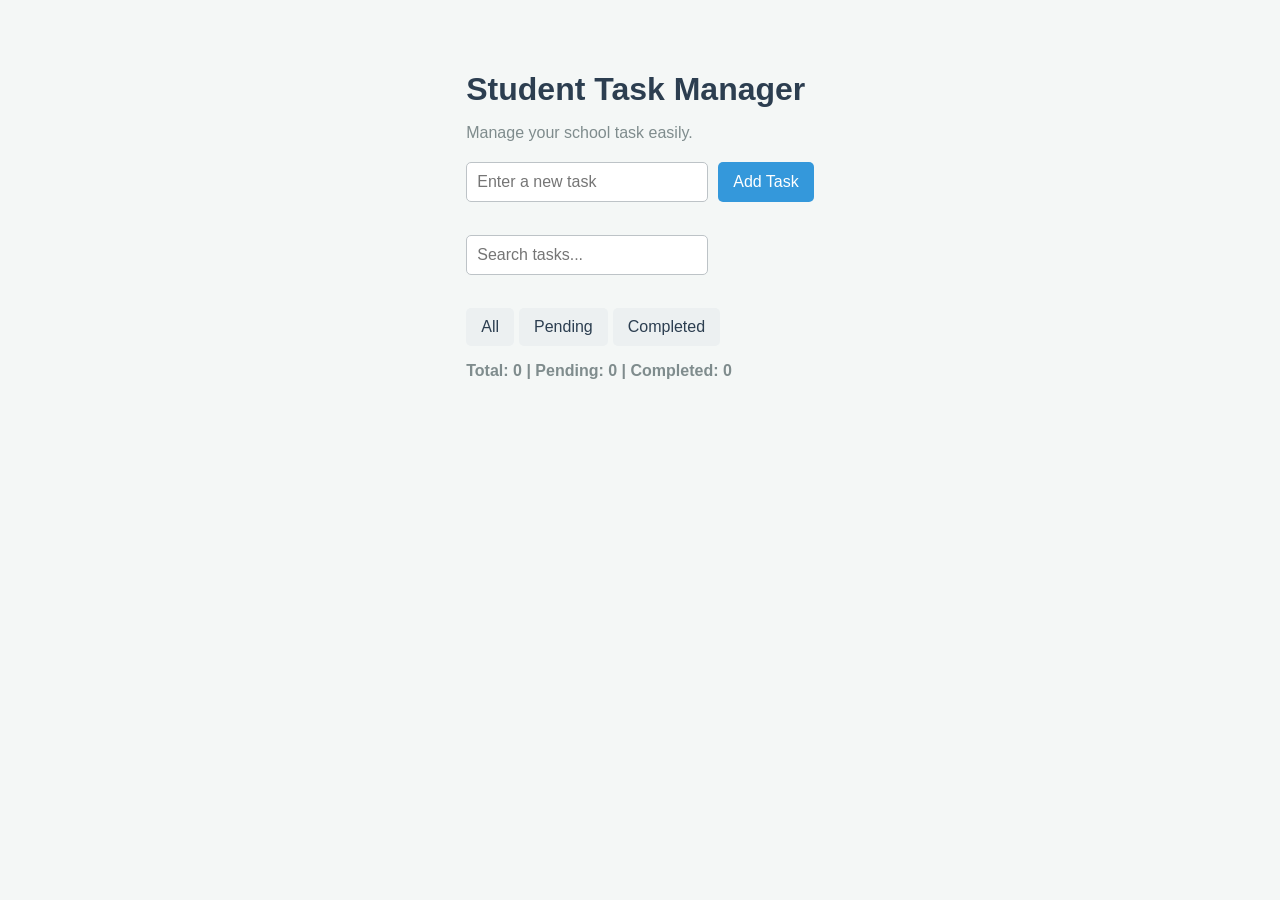
<file: index.html>
<!DOCTYPE html>
<html lang="en">
<head>
    <meta charset="UTF-8">
    <meta name="viewport" content="width=device-width, initial-scale=1.0">
    <title>Student Task Manager</title>
    <link rel="stylesheet" href="style.css">
</head>
<body>
    <div class="container">
        <h1>Student Task Manager</h1>
        <p>Manage your school task easily.</p>

        <!-- Form to add tasks -->
        <form id="task-form">
            <input type="text" id="task-input" placeholder="Enter a new task">
            <button type="submit">Add Task</button>
        </form>

        <br>

        <!-- Search Box -->
        <div class="search-container">
            <input type="text" id="search-input" placeholder="Search tasks...">
        </div>

        <br>

        <!-- Filter Buttons -->
        <div class="filter-buttons">
            <button id="filter-all" type="button">All</button>
            <button id="filter-pending" type="button">Pending</button>
            <button id="filter-completed" type="button">Completed</button>
        </div>

        <!-- Task Summary / Counters -->
        <div class="task-summary">
            <p>Total: <span id="total-count">0</span> | Pending: <span id="pending-count">0</span> | Completed: <span id="completed-count">0</span></p>
        </div>

        <!-- Feedback message when list or search is empty -->
        <p id="empty-message" style="display: none; color: #777;"></p>

        <!-- List where tasks appear -->
        <ul id="task-list"></ul>
    </div>

    <!-- Script connection -->
    <script src="script.js"></script>
</body>
</html>
</file>
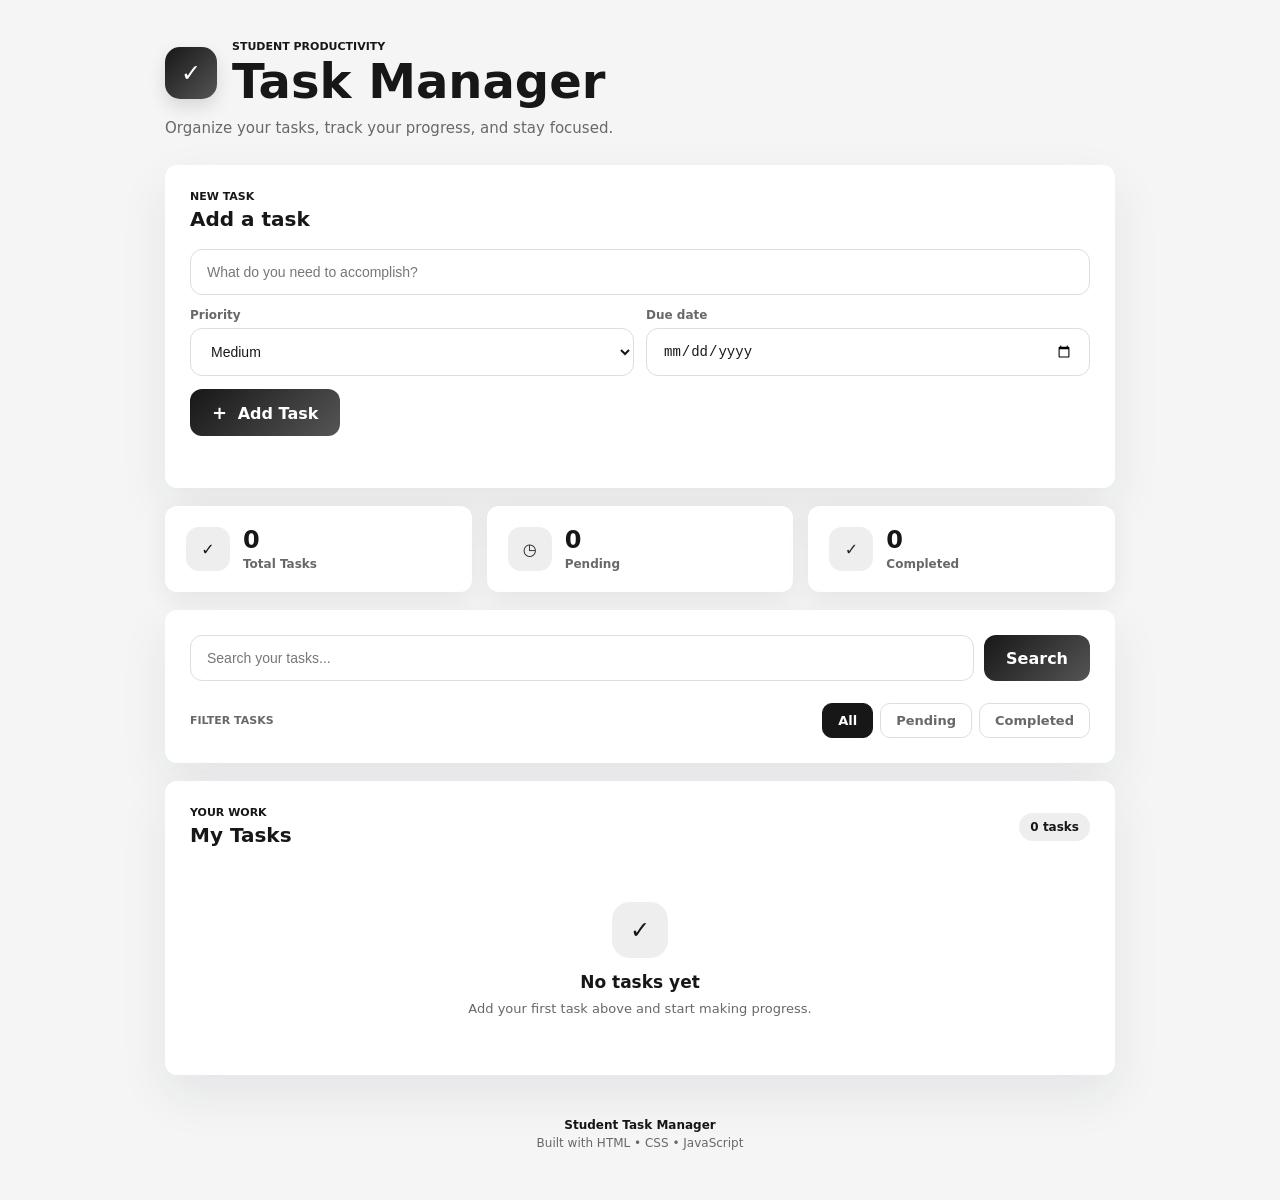
<file: students task manager/index.html>
<!DOCTYPE html>
<html lang="en">
<head>
    <meta charset="UTF-8">
    <meta name="viewport" content="width=device-width, initial-scale=1.0">

    <meta
        name="description"
        content="A modern student task manager for organizing and tracking daily tasks."
    >

    <title>Student Task Manager</title>

    <link rel="stylesheet" href="style.css">
</head>

<body>

    <main class="app">

        <!-- HEADER -->
        <header class="hero">

            <div class="brand">
                <div class="brand-icon">✓</div>

                <div>
                    <p class="eyebrow">STUDENT PRODUCTIVITY</p>
                    <h1>Task Manager</h1>
                </div>
            </div>

            <p class="hero-text">
                Organize your tasks, track your progress, and stay focused.
            </p>

        </header>


        <!-- ADD TASK -->
        <section class="card add-card">

            <div class="section-heading">
                <div>
                    <p id="formModeLabel" class="section-label">NEW TASK</p>
                    <h2 id="formHeading">Add a task</h2>
                </div>
            </div>

            <form id="taskForm" class="task-form">

                <label for="taskInput" class="sr-only">
                    Enter a task
                </label>

                <input
                    type="text"
                    id="taskInput"
                    placeholder="What do you need to accomplish?"
                    autocomplete="off"
                    required
                >

                <div class="task-form-options">
                    <div class="form-field">
                        <label for="priorityInput">Priority</label>
                        <select id="priorityInput" name="priority" required>
                            <option value="low">Low</option>
                            <option value="medium" selected>Medium</option>
                            <option value="high">High</option>
                        </select>
                    </div>

                    <div class="form-field">
                        <label for="dueDateInput">Due date</label>
                        <input type="date" id="dueDateInput" name="dueDate">
                    </div>
                </div>

                <div class="form-actions">
                    <button id="addTaskBtn" type="submit">
                        <span>+</span>
                        Add Task
                    </button>
                    <button id="cancelEditBtn" type="button" hidden>Cancel</button>
                </div>
            </form>

            <p id="errorMessage" class="message error" role="alert"></p>

        </section>


        <!-- STATISTICS -->
        <section class="stats">

            <article class="stat-card">
                <div class="stat-icon total-icon">✓</div>

                <div>
                    <span id="totalTasks">0</span>
                    <p>Total Tasks</p>
                </div>
            </article>


            <article class="stat-card">
                <div class="stat-icon pending-icon">◷</div>

                <div>
                    <span id="pendingTasks">0</span>
                    <p>Pending</p>
                </div>
            </article>


            <article class="stat-card">
                <div class="stat-icon completed-icon">✓</div>

                <div>
                    <span id="completedTasks">0</span>
                    <p>Completed</p>
                </div>
            </article>

        </section>


        <!-- TASK CONTROLS -->
        <section class="card controls-card">

            <div class="search-box">

                <label for="searchInput" class="sr-only">
                    Search tasks
                </label>

                <input
                    type="search"
                    id="searchInput"
                    placeholder="Search your tasks..."
                    autocomplete="off"
                >

                <button id="searchBtn" type="button">
                    Search
                </button>

            </div>


            <div class="filter-area">

                <p class="filter-label">FILTER TASKS</p>

                <div class="filters">

                    <button
                        class="filter-btn active"
                        data-filter="all"
                        aria-pressed="true"
                        type="button"
                    >
                        All
                    </button>

                    <button
                        class="filter-btn"
                        data-filter="pending"
                        aria-pressed="false"
                        type="button"
                    >
                        Pending
                    </button>

                    <button
                        class="filter-btn"
                        data-filter="completed"
                        aria-pressed="false"
                        type="button"
                    >
                        Completed
                    </button>

                </div>

            </div>

        </section>


        <!-- TASK LIST -->
        <section class="card tasks-card">

            <div class="tasks-header">

                <div>
                    <p class="section-label">YOUR WORK</p>
                    <h2>My Tasks</h2>
                </div>

                <span id="taskCountBadge" class="task-badge">
                    0 tasks
                </span>

            </div>


            <ul id="taskList"></ul>


            <div id="emptyState" class="empty-state">

                <div class="empty-icon">✓</div>

                <h3 id="emptyTitle">No tasks yet</h3>

                <p id="emptyText">
                    Add your first task above and start making progress.
                </p>

            </div>

        </section>


        <!-- FOOTER -->
        <footer>
            <p>Student Task Manager</p>
            <span>Built with HTML • CSS • JavaScript</span>
        </footer>

    </main>


    <script src="script.js"></script>

</body>
</html>
</file>
<file: style.css>
body {
    font-family: Arial, sans-serif;
    background-color: #f4f7f6;
    color: #333;
    display: flex;
    flex-direction: column;
    align-items: center;
    padding-top: 50px;
    margin: 0;
}

h1 {
    color: #2c3e50;
    margin-bottom: 5px;
}

p {
    color: #7f8c8d;
    margin-bottom: 20px;
}

form {
    display: flex;
    gap: 10px;
    margin-bottom: 15px;
}

input[type="text"] {
    padding: 10px;
    font-size: 16px;
    border: 1px solid #bdc3c7;
    border-radius: 5px;
    width: 220px;
}

button {
    padding: 10px 15px;
    font-size: 16px;
    background-color: #3498db;
    color: white;
    border: none;
    border-radius: 5px;
    cursor: pointer;
}

button:hover {
    background-color: #2980b9;
}

.filter-buttons {
    margin: 15px 0;
    display: flex;
    gap: 5px;
}

.filter-buttons button {
    background-color: #ecf0f1;
    color: #2c3e50;
}

.filter-buttons button:hover {
    background-color: #bdc3c7;
}

.task-summary {
    font-weight: bold;
    margin-bottom: 15px;
    color: #34495e;
}

ul {
    list-style-type: none;
    padding: 0;
    width: 320px;
}

li {
    background: white;
    padding: 10px 15px;
    margin-bottom: 8px;
    border-radius: 5px;
    display: flex;
    justify-content: space-between;
    align-items: center;
    box-shadow: 0 2px 4px rgba(0,0,0,0.05);
}

li.completed {
    text-decoration: line-through;
    color: #95a5a6;
}

li button {
    background-color: #e74c3c;
    padding: 5px 10px;
    font-size: 14px;
}

li button:hover {
    background-color: #c0392b;
}
</file>
<file: students task manager/style.css>
/* ========================================
   RESET
======================================== */

* {
    margin: 0;
    padding: 0;
    box-sizing: border-box;
}


/* ========================================
   ROOT VARIABLES
======================================== */

:root {
    --primary: #171717;
    --primary-dark: #000000;
    --primary-light: #555555;

    --background: #f5f5f5;
    --surface: #ffffff;
    --surface-solid: #ffffff;

    --text: #171717;
    --muted: #686868;

    --border: #dedede;

    --success: #252525;
    --success-light: #eeeeee;

    --warning: #252525;
    --warning-light: #eeeeee;

    --danger: #252525;
    --danger-light: #eeeeee;

    --shadow:
        0 20px 50px rgba(31, 35, 60, 0.08);

    --shadow-small:
        0 8px 25px rgba(31, 35, 60, 0.07);

    --radius: 12px;
}

body {
    min-height: 100vh;

    font-family:
        Inter,
        ui-sans-serif,
        system-ui,
        -apple-system,
        BlinkMacSystemFont,
        "Segoe UI",
        sans-serif;

    background: var(--background);

    color: var(--text);

    padding: 40px 20px;

    overflow-x: hidden;
}


.app {
    width: 100%;
    max-width: 950px;

    margin: 0 auto;
}


.hero {
    margin-bottom: 28px;
}

.brand {
    display: flex;
    align-items: center;
    gap: 15px;
}

.brand-icon {
    width: 52px;
    height: 52px;

    display: grid;
    place-items: center;

    border-radius: 15px;

    background:
        linear-gradient(
            135deg,
            var(--primary),
            var(--primary-light)
        );

    color: white;

    font-size: 24px;
    font-weight: 800;

    box-shadow:
        0 8px 18px rgba(0, 0, 0, 0.12);
}

.eyebrow,
.section-label,
.filter-label {
    font-size: 11px;

    font-weight: 800;

    letter-spacing: 0;

    color: var(--primary);

    margin-bottom: 4px;
}

.hero h1 {
    font-size: clamp(2rem, 5vw, 3rem);

    line-height: 1;

    letter-spacing: 0;
}

.hero-text {
    color: var(--muted);

    margin-top: 14px;

    font-size: 15px;

    max-width: 600px;
}


.card {
    background: var(--surface);

    border: 1px solid rgba(255, 255, 255, 0.8);

    border-radius: var(--radius);

    padding: 24px;

    margin-bottom: 18px;

    box-shadow: var(--shadow);

    backdrop-filter: blur(16px);
}


.section-heading {
    margin-bottom: 18px;
}

.card h2 {
    font-size: 20px;

    letter-spacing: 0;
}


.task-form {
    display: grid;
    gap: 13px;
}

.task-form input,
.task-form select,
.search-box input {
    min-width: 0;

    flex: 1;

    border: 1px solid var(--border);

    background: #ffffff;

    color: var(--text);

    outline: none;

    border-radius: 12px;

    padding: 14px 16px;

    font-size: 14px;

    transition:
        border-color 0.2s ease,
        box-shadow 0.2s ease,
        background 0.2s ease;
}

.task-form input::placeholder,
.search-box input::placeholder {
    color: #777777;
}

.task-form input:focus,
.task-form select:focus,
.search-box input:focus {
    border-color: var(--primary);

    background: white;

    box-shadow:
        0 0 0 3px rgba(0, 0, 0, 0.08);
}

.task-form-options {
    display: grid;
    grid-template-columns: repeat(2, minmax(0, 1fr));
    gap: 12px;
}

.form-field {
    display: grid;
    gap: 6px;
}

.form-field label {
    color: var(--muted);
    font-size: 12px;
    font-weight: 700;
}

.form-field input,
.form-field select {
    width: 100%;
    min-height: 44px;
}

.form-actions {
    display: flex;
    gap: 8px;
}


button {
    font: inherit;
}

#addTaskBtn,
#searchBtn,
#cancelEditBtn {
    border: none;

    border-radius: 12px;

    background:
        linear-gradient(
            135deg,
            var(--primary),
            var(--primary-light)
        );

    color: white;

    font-weight: 700;

    cursor: pointer;

    transition:
        transform 0.2s ease,
        box-shadow 0.2s ease,
        background 0.2s ease;
}

#addTaskBtn {
    padding: 13px 22px;
}

#searchBtn {
    padding: 0 22px;
}

#cancelEditBtn {
    padding: 0 18px;
    background: #ffffff;
    color: var(--text);
    border: 1px solid var(--border);
}

#addTaskBtn:hover,
#searchBtn:hover,
#cancelEditBtn:hover {
    filter: brightness(0.88);
}

#addTaskBtn:active,
#searchBtn:active,
#cancelEditBtn:active {
    transform: translateY(0);
}

#addTaskBtn:focus-visible,
#searchBtn:focus-visible,
#cancelEditBtn:focus-visible,
.filter-btn:focus-visible,
.task-actions button:focus-visible,
.task-checkbox:focus-visible {
    outline: 3px solid #777777;
    outline-offset: 2px;
}

#addTaskBtn:disabled,
#searchBtn:disabled,
#cancelEditBtn:disabled {
    cursor: not-allowed;
    opacity: 0.55;
    transform: none;
    box-shadow: none;
}

#addTaskBtn span {
    font-size: 18px;

    margin-right: 5px;
}

.message {
    min-height: 18px;

    margin-top: 9px;

    font-size: 13px;
}

.error {
    color: var(--danger);
}


.stats {
    display: grid;

    grid-template-columns:
        repeat(3, 1fr);

    gap: 15px;

    margin-bottom: 18px;
}

.stat-card {
    display: flex;

    align-items: center;

    gap: 13px;

    padding: 20px;

    background: var(--surface);

    border: 1px solid rgba(255, 255, 255, 0.8);

    border-radius: var(--radius);

    box-shadow: var(--shadow-small);

    backdrop-filter: blur(12px);
}

.stat-icon {
    width: 44px;
    height: 44px;

    flex-shrink: 0;

    display: grid;

    place-items: center;

    border-radius: 13px;

    font-weight: 800;
}

.total-icon {
    color: var(--primary);

    background: #eeeeee;
}

.pending-icon {
    color: var(--warning);

    background: var(--warning-light);
}

.completed-icon {
    color: var(--success);

    background: var(--success-light);
}

.stat-card span {
    display: block;

    font-size: 24px;

    font-weight: 800;

    line-height: 1.1;
}

.stat-card p {
    margin-top: 3px;

    color: var(--muted);

    font-size: 12px;

    font-weight: 600;
}


.search-box {
    display: flex;

    gap: 10px;

    margin-bottom: 22px;
}


.filter-area {
    display: flex;

    align-items: center;

    justify-content: space-between;

    gap: 15px;
}

.filter-label {
    margin: 0;

    color: var(--muted);
}

.filters {
    display: flex;

    gap: 7px;

    flex-wrap: wrap;
}

.filter-btn {
    border: 1px solid var(--border);

    background: white;

    color: var(--muted);

    border-radius: 10px;

    padding: 9px 15px;

    font-size: 13px;

    font-weight: 700;

    cursor: pointer;

    transition:
        color 0.2s ease,
        background 0.2s ease,
        border-color 0.2s ease;
}

.filter-btn:hover {
    color: #000000;

    border-color: #777777;
}

.filter-btn.active {
    background: var(--primary);

    color: white;

    border-color: var(--primary);

    box-shadow: none;
}


.tasks-header {
    display: flex;

    align-items: center;

    justify-content: space-between;

    gap: 15px;

    margin-bottom: 10px;
}

.task-badge {
    background: #eeeeee;

    color: var(--primary);

    border-radius: 30px;

    padding: 7px 11px;

    font-size: 12px;

    font-weight: 800;
}


#taskList {
    list-style: none;
}

.task-item {
    display: flex;

    align-items: center;

    gap: 12px;

    padding: 15px 4px;

    border-bottom: 1px solid var(--border);

}

.task-item:last-child {
    border-bottom: none;
}

.task-content {
    display: flex;

    align-items: center;

    gap: 12px;

    flex: 1;

    min-width: 0;
}

.task-details {
    min-width: 0;
}

.task-metadata {
    display: flex;
    flex-wrap: wrap;
    gap: 6px 12px;
    margin-top: 5px;
    color: var(--muted);
    font-size: 12px;
}

.priority-label {
    font-weight: 700;
}

.priority-high {
    color: #111111;
    text-decoration: underline;
    text-decoration-thickness: 1px;
    text-underline-offset: 2px;
}

.priority-low {
    color: #686868;
}

.due-date-label {
    color: var(--muted);
}

.task-item.overdue {
    border-left: 3px solid #222222;
    padding-left: 10px;
}

.task-item.overdue .due-date-label {
    color: #111111;
    font-weight: 700;
}

.task-actions {
    display: flex;
    flex-shrink: 0;
    gap: 6px;
}


.task-checkbox {
    width: 19px;
    height: 19px;

    flex-shrink: 0;

    accent-color: var(--primary);

    cursor: pointer;
}


.task-title {
    color: var(--text);

    font-size: 14px;

    font-weight: 600;

    word-break: break-word;

    transition:
        color 0.2s ease;
}

.task-item.completed .task-title {
    color: #777777;

    text-decoration: line-through;
}


.delete-btn {
    border: none;

    background: var(--danger-light);

    color: var(--danger);

    padding: 8px 11px;

    border-radius: 9px;

    font-size: 12px;

    font-weight: 700;

    cursor: pointer;

    flex-shrink: 0;

    transition:
        background 0.2s ease,
        transform 0.2s ease;
}

.edit-btn {
    border: 1px solid var(--border);
    background: #ffffff;
    color: var(--text);
    padding: 8px 11px;
    border-radius: 9px;
    font-size: 12px;
    font-weight: 700;
    cursor: pointer;
    flex-shrink: 0;
}

.edit-btn:hover {
    background: #eeeeee;
}

.delete-btn:hover {
    background: #dddddd;
}

.empty-state {
    text-align: center;

    padding: 45px 20px 30px;
}

.empty-icon {
    width: 56px;
    height: 56px;

    margin: 0 auto 14px;

    display: grid;

    place-items: center;

    border-radius: 18px;

    background: #eeeeee;

    color: var(--primary);

    font-size: 24px;

    font-weight: 800;
}

.empty-state h3 {
    font-size: 17px;

    margin-bottom: 7px;
}

.empty-state p {
    color: var(--muted);

    font-size: 13px;

    max-width: 350px;

    margin: 0 auto;

    line-height: 1.6;
}

footer {
    text-align: center;

    padding: 25px 10px 10px;

    color: var(--muted);

    font-size: 12px;
}

footer p {
    font-weight: 700;

    color: var(--text);

    margin-bottom: 4px;
}


.sr-only {
    position: absolute;

    width: 1px;
    height: 1px;

    padding: 0;
    margin: -1px;

    overflow: hidden;

    clip: rect(0, 0, 0, 0);

    white-space: nowrap;

    border: 0;
}


@media (max-width: 700px) {

    body {
        padding: 25px 15px;
    }

    .stats {
        grid-template-columns: 1fr;
    }

    .stat-card {
        padding: 16px;
    }

    .filter-area {
        align-items: flex-start;

        flex-direction: column;
    }

    .filters {
        width: 100%;
    }

    .filter-btn {
        flex: 1;
    }
}


@media (max-width: 520px) {

    body {
        padding: 20px 12px;
    }

    .card {
        padding: 18px;
    }

    .brand-icon {
        width: 46px;
        height: 46px;

        font-size: 20px;
    }

    .task-form {
        flex-direction: column;
    }

    #addTaskBtn {
        width: 100%;

        padding: 13px;
    }

    .search-box {
        flex-direction: column;
    }

    #searchBtn {
        width: 100%;

        padding: 13px;
    }

    .filters {
        display: grid;

        grid-template-columns:
            repeat(3, 1fr);
    }

    .filter-btn {
        padding: 9px 5px;
    }

    .task-item {
        align-items: flex-start;
    }

    .delete-btn {
        padding: 7px 9px;
    }
}


@media (max-width: 380px) {

    .hero h1 {
        font-size: 1.8rem;
    }

    .filters {
        grid-template-columns: 1fr;
    }

    .filter-btn {
        width: 100%;
    }
}
</file>
